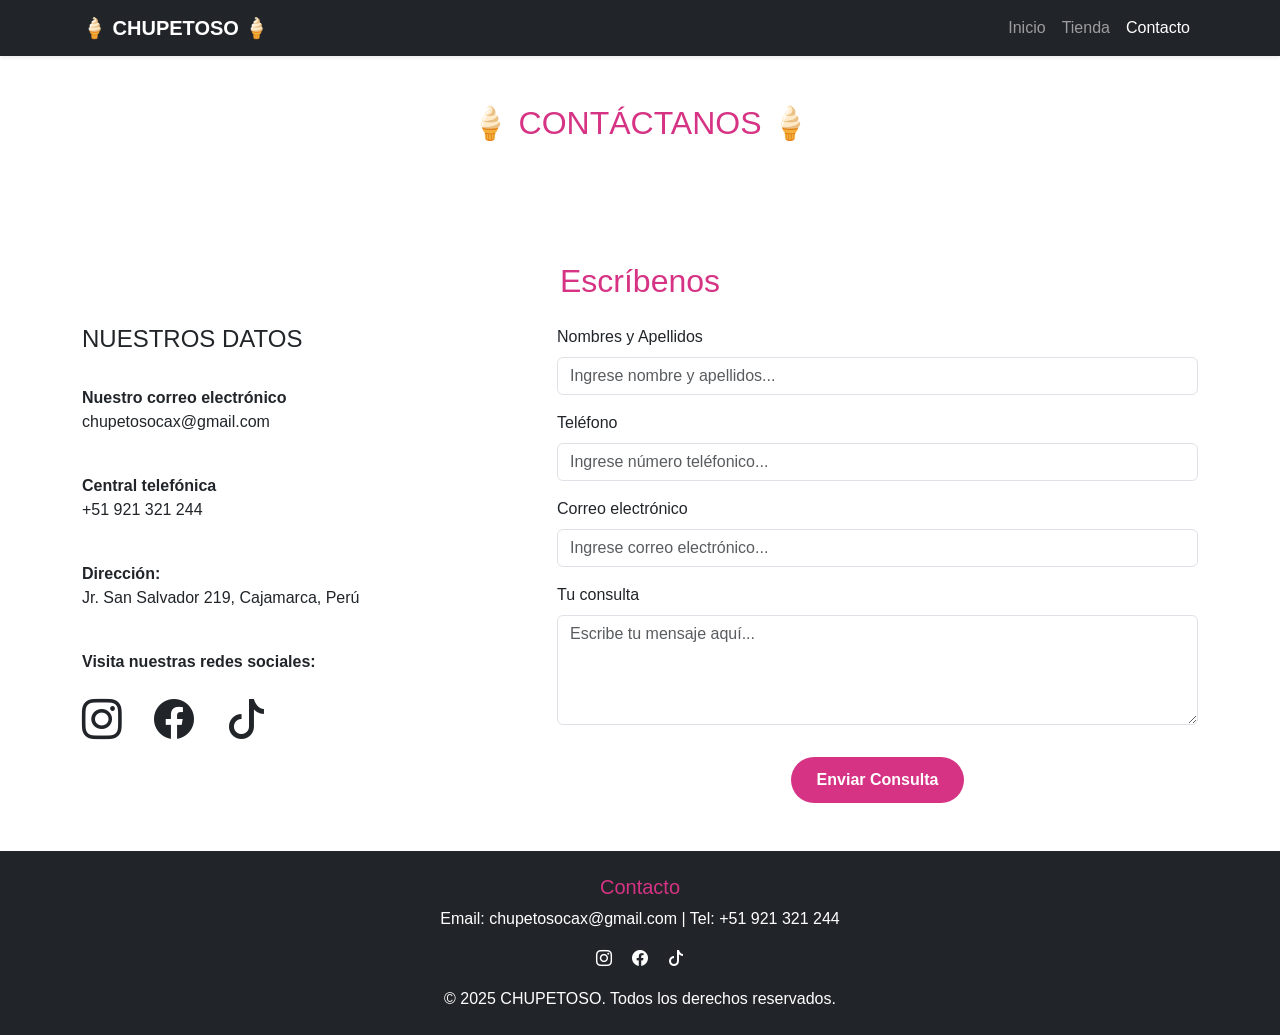
<file: contacto.html>
<!DOCTYPE html>
<html lang="es">
<head>
  <meta charset="UTF-8" />
  <meta name="viewport" content="width=device-width, initial-scale=1" />
  <title>Contacto - CHUPETOSO</title>
  <link rel="icon" href="img/favicon.png" type="image/png">
  <link rel="stylesheet" href="https://cdn.jsdelivr.net/npm/bootstrap@5.3.3/dist/css/bootstrap.min.css" />
  <link rel="stylesheet" href="css/styles.css" />
  <link rel="stylesheet" href="https://cdn.jsdelivr.net/npm/bootstrap-icons@1.10.5/font/bootstrap-icons.css" />
  <!-- Google tag (gtag.js) -->
<script async src="https://www.googletagmanager.com/gtag/js?id=G-E6YY6R0VBW"></script>
<script>
  window.dataLayer = window.dataLayer || [];
  function gtag(){dataLayer.push(arguments);}
  gtag('js', new Date());

  gtag('config', 'G-E6YY6R0VBW');
</script>
</head>
<body class="d-flex flex-column min-vh-100">

  <!-- Menu -->
  <nav class="navbar navbar-expand-lg navbar-dark bg-dark shadow-sm">
    <div class="container">
      <a class="navbar-brand fw-bold" href="index.html"> 🍦 CHUPETOSO 🍦</a>
      <button class="navbar-toggler" data-bs-toggle="collapse" data-bs-target="#menu">
        <span class="navbar-toggler-icon"></span>
      </button>
      <div class="collapse navbar-collapse" id="menu">
        <ul class="navbar-nav ms-auto">
          <li class="nav-item"><a class="nav-link" href="index.html">Inicio</a></li>
          <li class="nav-item"><a class="nav-link" href="tienda.html">Tienda</a></li>
          <li class="nav-item"><a class="nav-link active" href="contacto.html">Contacto</a></li>
        </ul>
      </div>
    </div>
  </nav>
  <section class="container py-5">
    <h2 class="text-center mb-4"> 🍦 CONTÁCTANOS 🍦 </h2>
  </section>
  <!-- Contenido -->
  <main class="flex-grow-1">
  <section class="container py-5">
    <h2 class="text-center mb-4">Escríbenos</h2>
    <div class="row">
      
      <!-- Info de contacto -->
      <div class="col-md-5 mb-4">
        <h4>NUESTROS DATOS</h4>
        <p><br><strong>Nuestro correo electrónico<br></strong> chupetosocax@gmail.com</p>
        <p><br><strong>Central telefónica<br></strong> +51 921 321 244</p>     
        <p><br><strong>Dirección:<br></strong>Jr. San Salvador 219, Cajamarca, Perú </p>
        <p><br><strong>Visita nuestras redes sociales:<br></strong></p>
        <div class="social-icons d-flex gap-3 fs-1 justify-content-start">
          <a href="https://www.instagram.com/chupetoso_cax/" class="text-dark me-3">
            <i class="bi bi-instagram fs-1"></i> 
          </a>
          <a href="https://www.facebook.com/profile.php?id=100054227361162" class="text-dark me-3">
            <i class="bi bi-facebook fs-1"></i> 
          </a>
          <a href="https://www.tiktok.com/@chupetoso_cax" class="text-dark">
            <i class="bi bi-tiktok fs-1"></i> 
          </a>
        </div><br>
      </div>

      <!-- Formulario -->
      <div class="col-md-7">
        <form id="formulario-contacto" action="https://formspree.io/f/movdzvko" method="POST">
  <div class="mb-3">
    <label for="nombre" class="form-label">Nombres y Apellidos</label>
    <input type="text" class="form-control" id="nombre" name="nombre" placeholder="Ingrese nombre y apellidos..." required>
  </div>
  <div class="mb-3">
    <label for="telefono" class="form-label">Teléfono</label>
    <input type="text" class="form-control" id="telefono" name="telefono"
       placeholder="Ingrese número teléfonico..." required
       pattern="[\d\s\+\(\)]{9,12}" 
       title="Ingresa un número de teléfono válido.">
  </div>
  <div class="mb-3">
    <label for="correo" class="form-label">Correo electrónico</label>
    <input type="email" class="form-control" id="correo" name="email" placeholder="Ingrese correo electrónico..." required>
  </div>
  <div class="mb-3">
    <label for="mensaje" class="form-label">Tu consulta</label>
    <textarea class="form-control" id="mensaje" name="mensaje" rows="4" placeholder="Escribe tu mensaje aquí..." required></textarea>
  </div>
  <div class="text-center">
    <button type="submit" class="btn btn-cta mt-3">Enviar Consulta</button>
  </div>
</form>
<!-- Mensaje de confirmación -->
<div id="mensaje-exito" class="alert alert-success mt-4 text-center d-none">
  ✅ ¡Gracias por tu mensaje! Te responderemos pronto.
</div>
<!-- Mensaje de Error -->
<div id="mensaje-error" class="alert alert-danger mt-4 text-center d-none">
  ❌ Ocurrió un error al enviar el mensaje. Intenta nuevamente.
</div>
      </div>
    </div>
  </section>
</main>


  <!-- Footer -->
  <footer class="bg-dark text-white text-center py-4" id="contacto">
    <h5>Contacto</h5>
    <p>Email: chupetosocax@gmail.com | Tel: +51 921 321 244</p>
    <div class="social-icons">
      <a href="https://www.instagram.com/chupetoso_cax/" class="text-white me-3"><i class="bi bi-instagram"></i></a>
      <a href="https://www.facebook.com/profile.php?id=100054227361162" class="text-white me-3"><i class="bi bi-facebook"></i></a>
      <a href="https://www.tiktok.com/@chupetoso_cax" class="text-white"><i class="bi bi-tiktok"></i></a>
    </div>
    <p class="mt-3 mb-0">&copy; 2025 CHUPETOSO. Todos los derechos reservados.</p>
  </footer>

  <script src="https://cdn.jsdelivr.net/npm/bootstrap@5.3.3/dist/js/bootstrap.bundle.min.js"></script>
</body>
<script src="js/formulario.js"></script>
</html>
</file>
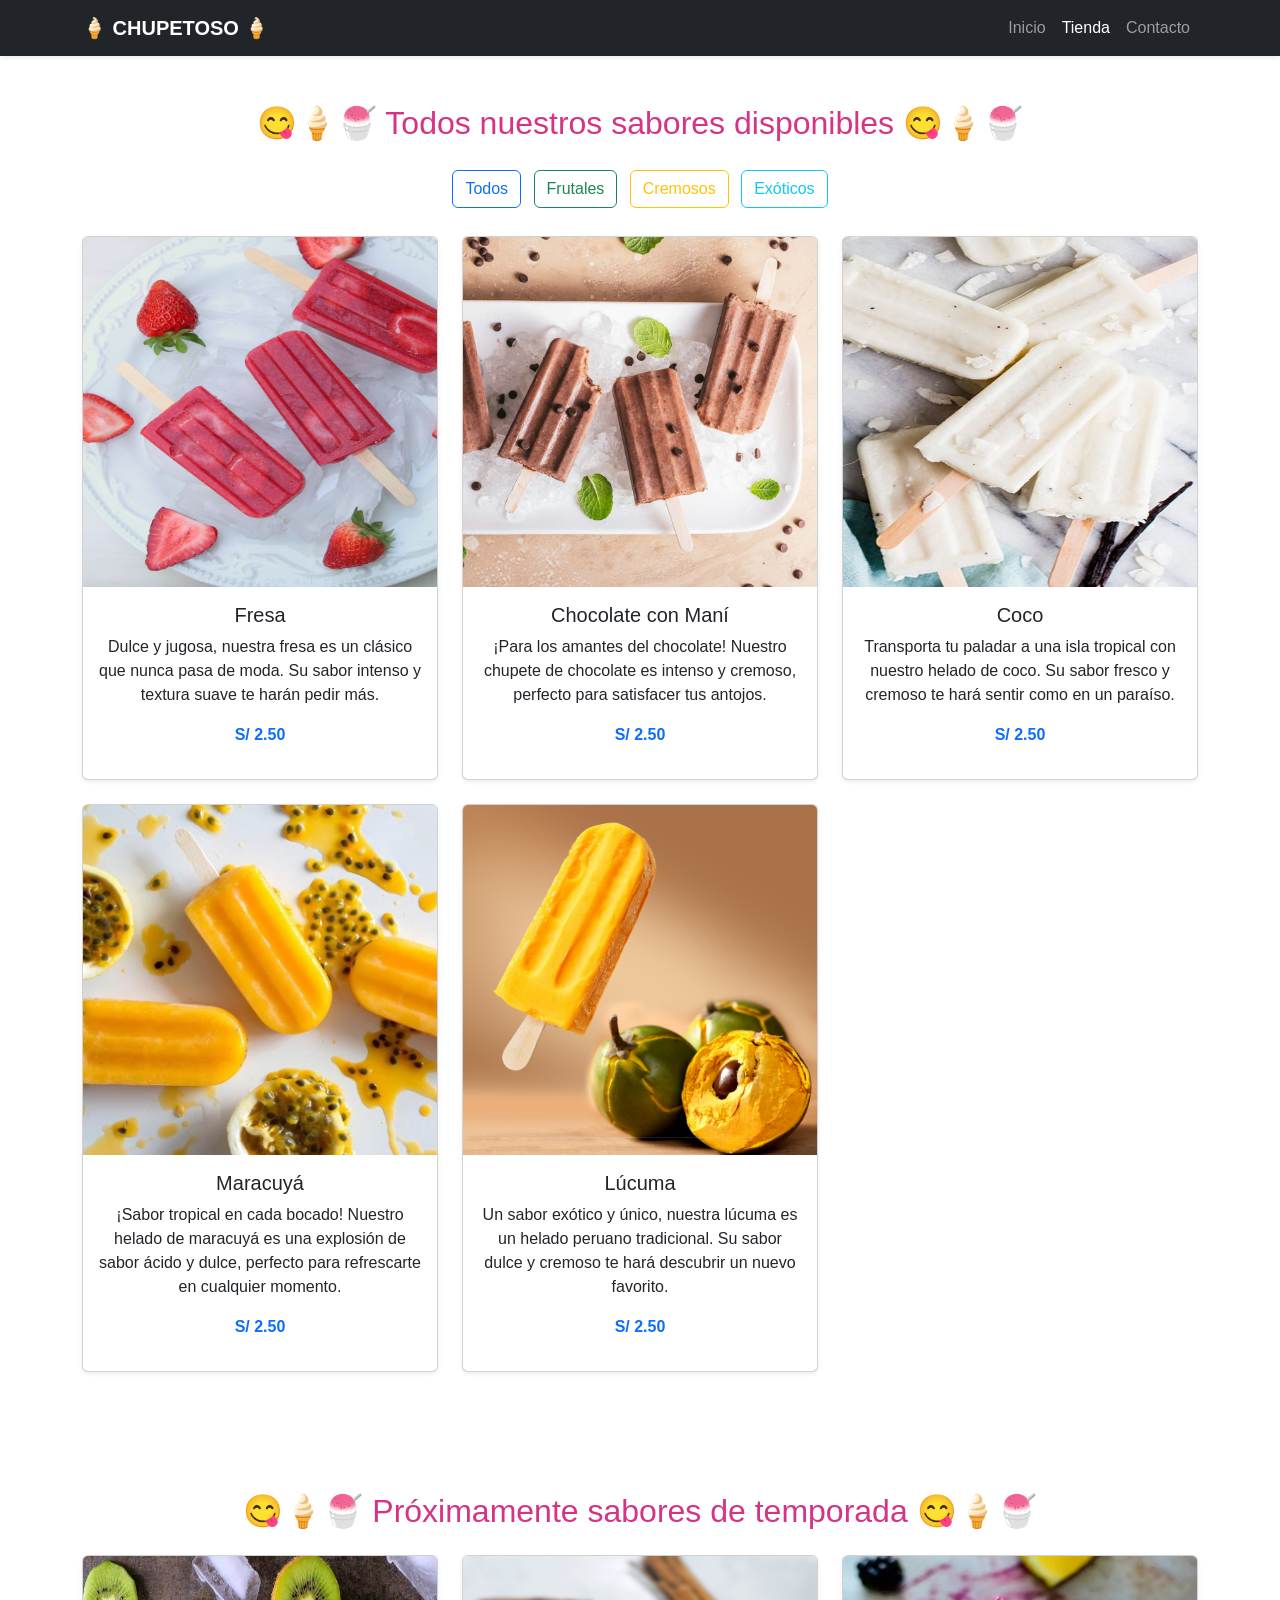
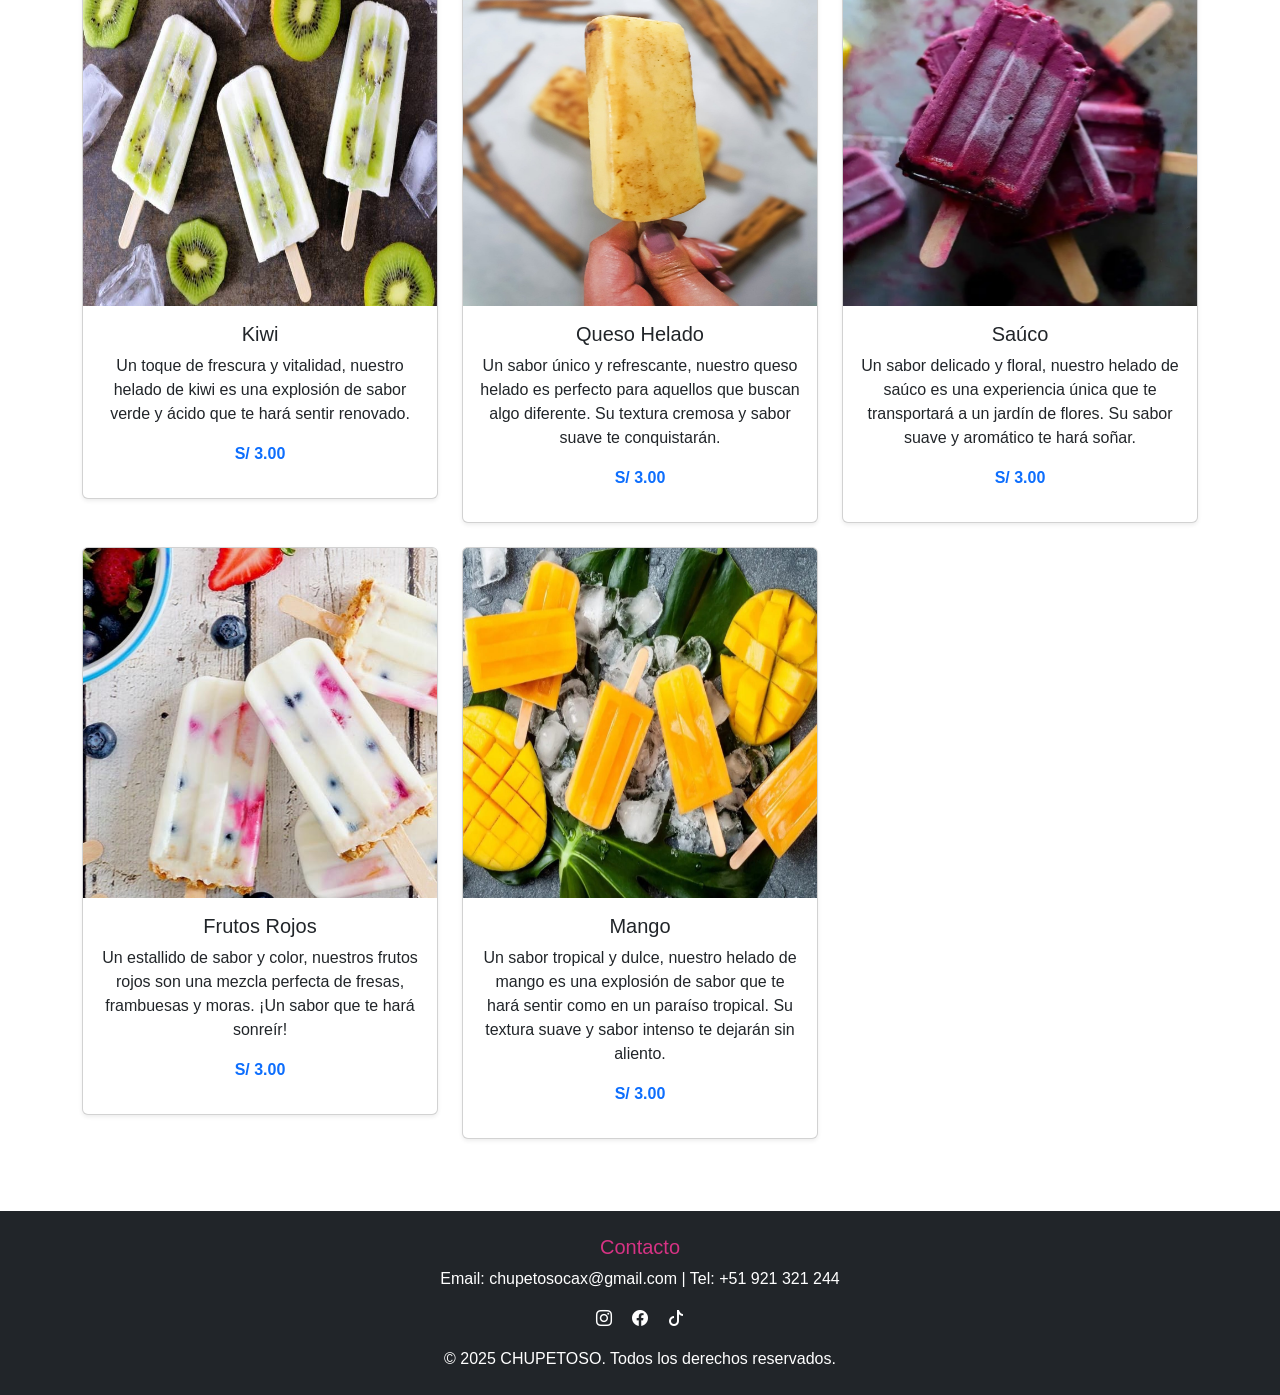
<file: tienda.html>
<!DOCTYPE html>
<html lang="es">
<head>
  <meta charset="UTF-8" />
  <meta name="viewport" content="width=device-width, initial-scale=1" />
  <title>Tienda - CHUPETOSO</title>
  <link rel="icon" href="img/favicon.png" type="image/png">
  <link rel="stylesheet" href="https://cdn.jsdelivr.net/npm/bootstrap@5.3.3/dist/css/bootstrap.min.css" />
  <link rel="stylesheet" href="css/styles.css" />
  <link rel="stylesheet" href="https://cdn.jsdelivr.net/npm/bootstrap-icons@1.10.5/font/bootstrap-icons.css" />
  <!-- Google tag (gtag.js) -->
<script async src="https://www.googletagmanager.com/gtag/js?id=G-E6YY6R0VBW"></script>
<script>
  window.dataLayer = window.dataLayer || [];
  function gtag(){dataLayer.push(arguments);}
  gtag('js', new Date());

  gtag('config', 'G-E6YY6R0VBW');
</script>
</head>
<body class="d-flex flex-column min-vh-100">

  <!-- Menu -->
  <nav class="navbar navbar-expand-lg navbar-dark bg-dark shadow-sm">
    <div class="container">
      <a class="navbar-brand fw-bold" href="index.html">🍦 CHUPETOSO 🍦</a>
      <button class="navbar-toggler" data-bs-toggle="collapse" data-bs-target="#menu">
        <span class="navbar-toggler-icon"></span>
      </button>
      <div class="collapse navbar-collapse" id="menu">
        <ul class="navbar-nav ms-auto">
          <li class="nav-item"><a class="nav-link" href="index.html">Inicio</a></li>
          <li class="nav-item"><a class="nav-link active" href="tienda.html">Tienda</a></li>
          <li class="nav-item"><a class="nav-link" href="contacto.html">Contacto</a></li>
        </ul>
      </div>
    </div>
  </nav>

  <!-- Contenido -->
  <main class="flex-grow-1">
    <section class="container py-5">
      <h2 class="text-center mb-4"> 😋🍦🍧 Todos nuestros sabores disponibles 😋🍦🍧 </h2>
      <div class="row">
        <div class="text-center mb-4">
  <button class="btn btn-outline-primary m-1 filter-btn" data-filter="all">Todos</button>
  <button class="btn btn-outline-success m-1 filter-btn" data-filter="frutales">Frutales</button>
  <button class="btn btn-outline-warning m-1 filter-btn" data-filter="cremosos">Cremosos</button>
  <button class="btn btn-outline-info m-1 filter-btn" data-filter="exoticos">Exóticos</button>
</div>
        <!-- Productos -->
        <div class="col-md-4 producto frutales">
          <div class="card mb-4 shadow-sm">
            <img src="img/chupete_fresa.jpeg" class="card-img-top" width="350" height="350" alt="Chupete de fresa">
            <div class="card-body">
              <h5 class="card-title text-center">Fresa</h5>
              <p class="card-text text-center">Dulce y jugosa, nuestra fresa es un clásico que nunca pasa de moda. Su sabor intenso y textura suave te harán pedir más.</p>
              <p class="text-primary fw-bold text-center">S/ 2.50</p>
            </div>
          </div>
        </div>
         <div class="col-md-4 producto cremosos">
          <div class="card mb-4 shadow-sm">
            <img src="img/chupete_chocolate.jpeg" class="card-img-top" width="350" height="350" alt="Chupete de Chocolate">
            <div class="card-body">
              <h5 class="card-title text-center">Chocolate con Maní</h5>
              <p class="card-text text-center">¡Para los amantes del chocolate! Nuestro chupete de chocolate es intenso y cremoso, perfecto para satisfacer tus antojos.</p>
              <p class="text-primary fw-bold text-center">S/ 2.50</p>
            </div>
          </div>
        </div>
        <div class="col-md-4 producto cremosos">
          <div class="card mb-4 shadow-sm">
            <img src="img/chupete_coco.jpeg" class="card-img-top" width="350" height="350" alt="Chupete de Coco">
            <div class="card-body">
              <h5 class="card-title text-center">Coco</h5>
              <p class="card-text text-center">Transporta tu paladar a una isla tropical con nuestro helado de coco. Su sabor fresco y cremoso te hará sentir como en un paraíso.</p>
              <p class="text-primary fw-bold text-center">S/ 2.50</p>
            </div>
          </div>
        </div>
        <div class="col-md-4 producto frutales">
          <div class="card mb-4 shadow-sm">
            <img src="img/Chupete_Maracuya.jpeg" class="card-img-top" width="350" height="350" alt="Chupete de Maracuya">
            <div class="card-body">
              <h5 class="card-title text-center">Maracuyá</h5>
              <p class="card-text text-center">¡Sabor tropical en cada bocado! Nuestro helado de maracuyá es una explosión de sabor ácido y dulce, perfecto para refrescarte en cualquier momento.</p>
              <p class="text-primary fw-bold text-center">S/ 2.50</p>
            </div>
          </div>
        </div>
        <div class="col-md-4 producto cremosos">
          <div class="card mb-4 shadow-sm">
            <img src="img/chupete_lucuma.jpg" class="card-img-top" width="350" height="350" alt="Chupete de Lucuma">
            <div class="card-body">
              <h5 class="card-title text-center">Lúcuma</h5>
              <p class="card-text text-center">Un sabor exótico y único, nuestra lúcuma es un helado peruano tradicional. Su sabor dulce y cremoso te hará descubrir un nuevo favorito.</p>
              <p class="text-primary fw-bold text-center">S/ 2.50</p>
            </div>
          </div>
        </div>
      </div>
    </section>
    <!-- Productos por Temporada-->
    <section class="container py-5">
      <h2 class="text-center mb-4"> 😋🍦🍧 Próximamente sabores de temporada 😋🍦🍧 </h2>
      <div class="row">
        <div class="col-md-4 producto frutales">
          <div class="card mb-4 shadow-sm">
            <img src="img/chupete_kiwi.jpeg" class="card-img-top" width="350" height="350" alt="Chupete de kiwi">
            <div class="card-body">
              <h5 class="card-title text-center">Kiwi</h5>
              <p class="card-text text-center">Un toque de frescura y vitalidad, nuestro helado de kiwi es una explosión de sabor verde y ácido que te hará sentir renovado.</p>
              <p class="text-primary fw-bold text-center">S/ 3.00</p>
            </div>
          </div>
        </div>
        <div class="col-md-4 producto cremosos">
          <div class="card mb-4 shadow-sm">
            <img src="img/chupete_queso.jpeg" class="card-img-top" width="350" height="350" alt="Chupete de Queso">
            <div class="card-body">
              <h5 class="card-title text-center">Queso Helado</h5>
              <p class="card-text text-center">Un sabor único y refrescante, nuestro queso helado es perfecto para aquellos que buscan algo diferente. 
                Su textura cremosa y sabor suave te conquistarán.</p>
              <p class="text-primary fw-bold text-center">S/ 3.00</p>
            </div>
          </div>
        </div>
        <div class="col-md-4 producto exoticos">
          <div class="card mb-4 shadow-sm">
            <img src="img/chupete_sauco.jpeg" class="card-img-top" width="350" height="350" alt="Chupete de Sauco">
            <div class="card-body">
              <h5 class="card-title text-center">Saúco</h5>
              <p class="card-text text-center">Un sabor delicado y floral, nuestro helado de saúco es una experiencia única que te transportará a un jardín de flores. 
                Su sabor suave y aromático te hará soñar.</p>
              <p class="text-primary fw-bold text-center">S/ 3.00</p>
            </div>
          </div>
        </div>
        <div class="col-md-4 producto frutales">
          <div class="card mb-4 shadow-sm">
            <img src="img/chupete_frutos.jpeg" class="card-img-top" width="350" height="350" alt="Chupete de frutos">
            <div class="card-body">
              <h5 class="card-title text-center">Frutos Rojos</h5>
              <p class="card-text text-center">Un estallido de sabor y color, nuestros frutos rojos son una mezcla perfecta de fresas, 
                frambuesas y moras. ¡Un sabor que te hará sonreír!</p>
              <p class="text-primary fw-bold text-center">S/ 3.00</p>
            </div>
          </div>
        </div>
        <div class="col-md-4 producto frutales">
          <div class="card mb-4 shadow-sm">
            <img src="img/chupete_mango.jpeg" class="card-img-top" width="350" height="350" alt="Chupete de Mango">
            <div class="card-body">
              <h5 class="card-title text-center">Mango</h5>
              <p class="card-text text-center">Un sabor tropical y dulce, nuestro helado de mango es una explosión de sabor que te hará sentir como en un paraíso tropical. 
                Su textura suave y sabor intenso te dejarán sin aliento.</p>
              <p class="text-primary fw-bold text-center">S/ 3.00</p>
            </div>
          </div>
        </div>
      </div>
    </section>
  </main>

  <!-- Footer -->
  <footer class="bg-dark text-white text-center py-4" id="contacto">
    <h5>Contacto</h5>
    <p>Email: chupetosocax@gmail.com | Tel: +51 921 321 244</p>
    <div class="social-icons">
      <a href="https://www.instagram.com/chupetoso_cax/" class="text-white me-3"><i class="bi bi-instagram"></i></a>
      <a href="https://www.facebook.com/profile.php?id=100054227361162" class="text-white me-3"><i class="bi bi-facebook"></i></a>
      <a href="https://www.tiktok.com/@chupetoso_cax" class="text-white"><i class="bi bi-tiktok"></i></a>
    </div>
    <p class="mt-3 mb-0">&copy; 2025 CHUPETOSO. Todos los derechos reservados.</p>
  </footer>

  <script src="https://cdn.jsdelivr.net/npm/bootstrap@5.3.3/dist/js/bootstrap.bundle.min.js"></script>
</body>
<script src="js/filtro-productos.js"></script>
</html>
</file>
<file: css/styles.css>
body {
      font-family: 'Raleway', sans-serif;
      scroll-behavior: smooth;
    }
    h1, h2, h5 {
      color: #d63384;
    }
    .hero-section {
      background: linear-gradient(145deg, #f3f4f6, #ffffff);
      padding: 100px 0;
    }
    .btn-cta {
      background-color: #d63384;
      color: white;
      border-radius: 25px;
      padding: 10px 25px;
      font-weight: bold;
    }
    .btn-cta:hover {
      background-color: #b52a6c;
      color: #fff;
    }
    .divider {
      height: 4px;
      background: #d63384;
      width: 80px;
      margin: 20px auto;
      border-radius: 2px;
    }
    .carousel-inner img {
      transition: transform 0.5s ease-in-out;
    }
    .carousel-inner img:hover {
      transform: scale(1.05);
    }
    section {
      padding-top: 60px;
      padding-bottom: 60px;
    }
    .whatsapp-float {
      position: fixed;
      bottom: 20px;
      right: 20px;
      z-index: 1000;
    }
    .whatsapp-float a {
      display: flex;
      align-items: center;
      justify-content: center;
      width: 60px;
      height: 60px;
      background-color: #25d366;
      color: #fff;
      border-radius: 50%;
      font-size: 28px;
      box-shadow: 0 4px 6px rgba(0, 0, 0, 0.2);
      transition: transform 0.3s ease-in-out;
    }
    .whatsapp-float a:hover {
      transform: scale(1.1);
      text-decoration: none;
      color: #fff;
    }
#mensaje-exito,
#mensaje-error {
  opacity: 0;
  transition: opacity 0.5s ease-in-out;
}

#mensaje-exito.visible,
#mensaje-error.visible {
  opacity: 1;
}
</file>
